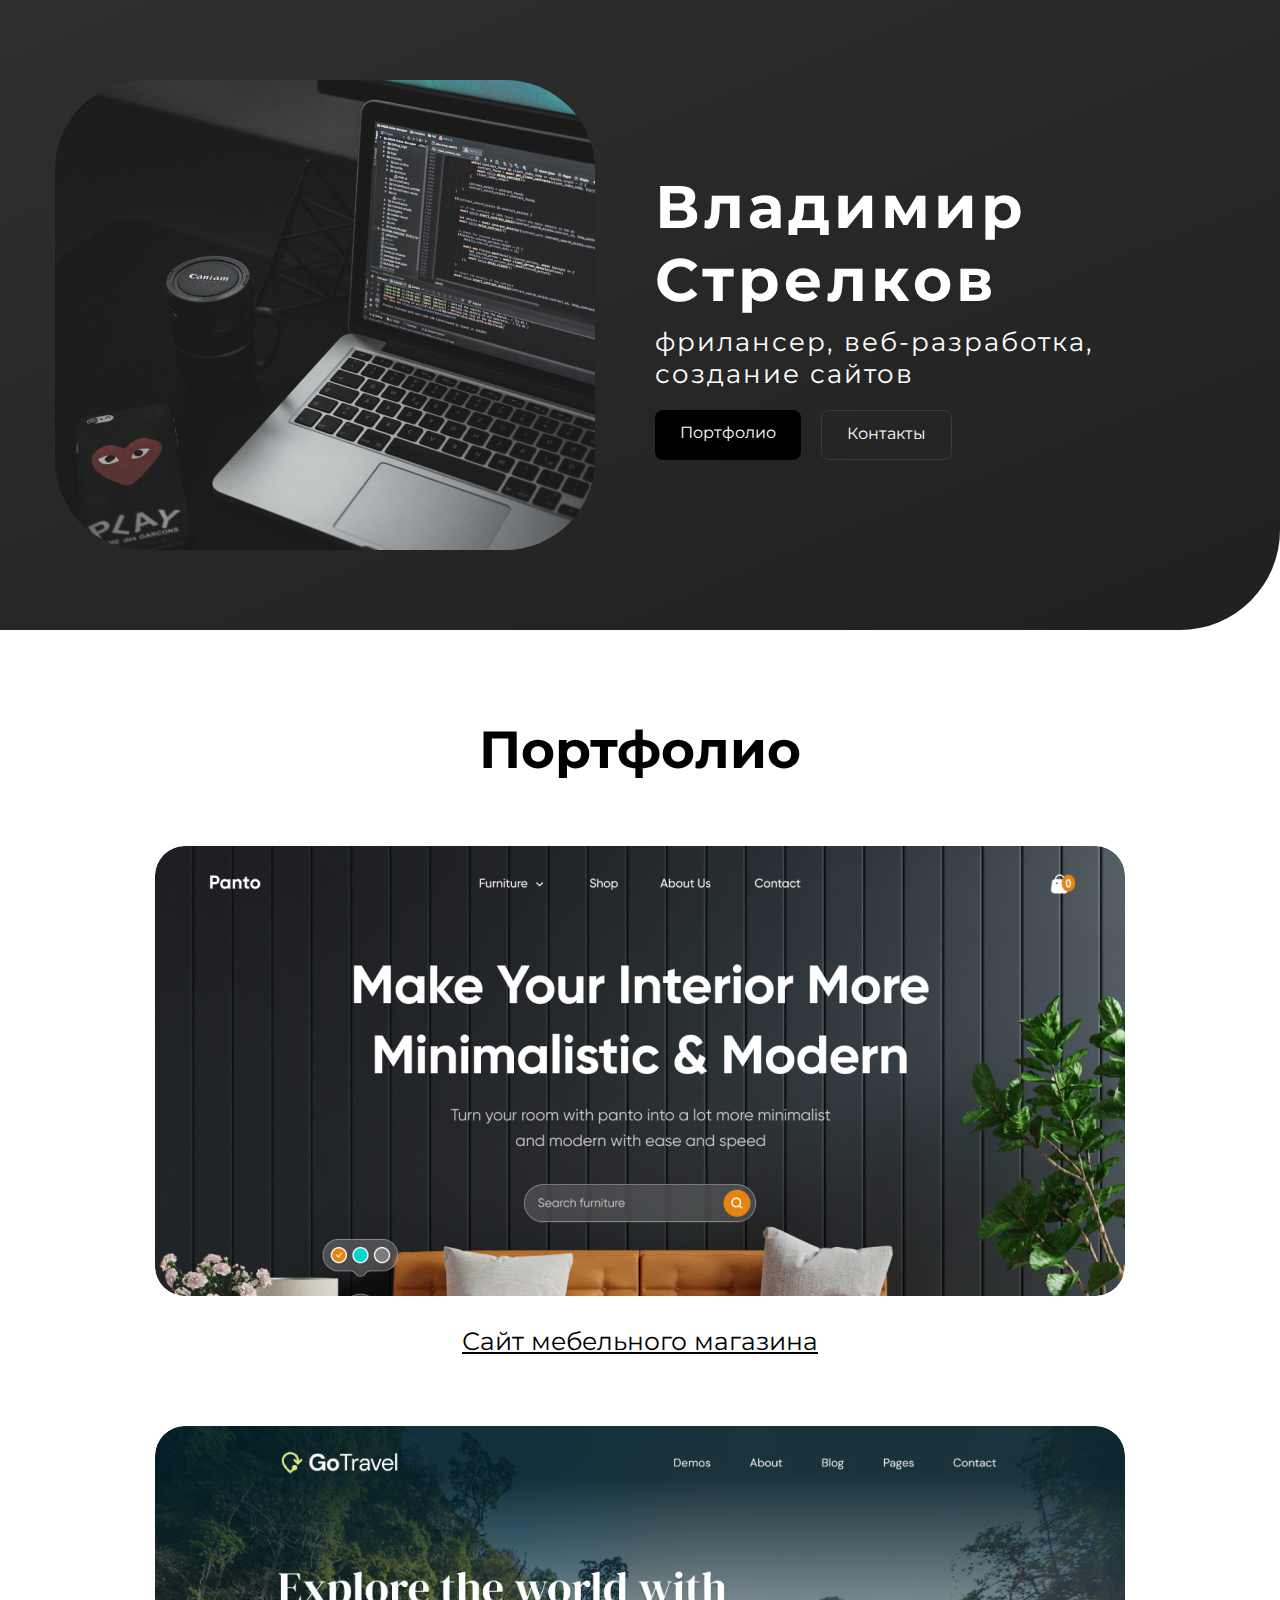
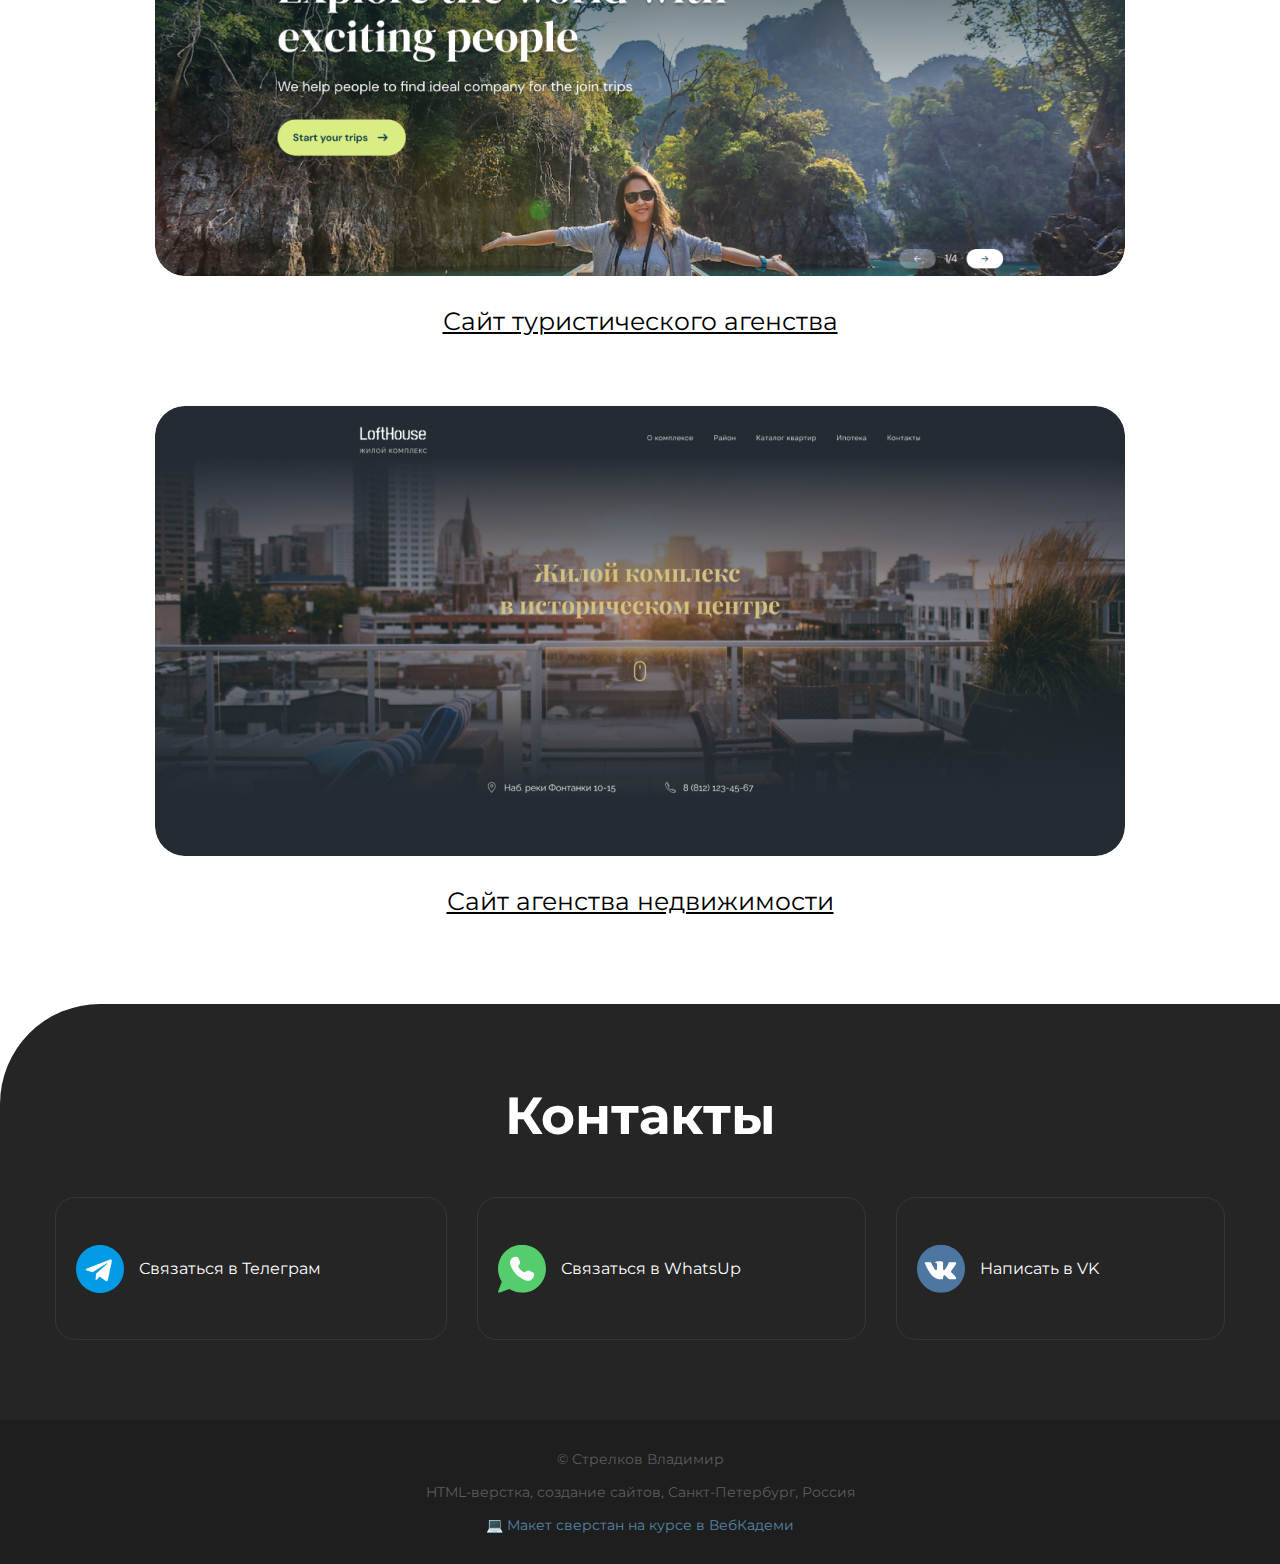
<file: index.html>
<!DOCTYPE html>
<html lang="ru">
<head>
    <meta charset="UTF-8">
    <meta name="viewport" content="width=device-width, initial-scale=1.0">
    <title>Portfolio</title>
    <link rel="stylesheet" href="./CSS/reset.css">
    <link rel="stylesheet" href="./CSS/main_1.css">
    <link rel="stylesheet" href="./CSS/media.css">
</head>
<body>
   <header class="header">
        <div class="container">
            <div class="header-row">
                <img src="img/photo.jpg" srcset="img/photo@2x.jpg 2x" alt="Рабочее место с ноутбуком" class="header-img">
                <div class="header-descr">
                    <h1 class="header-title">Владимир Стрелков</h1>
                    <p class="header-text">фрилансер, веб-разработка, <br> создание сайтов</p>
                    <div class="header-btns">
                        <a href="#" class="btn">Портфолио</a>
                        <a href="#" class="btn-outline">Контакты</a>
                    </div>
                </div>
            </div>
        </div>
   </header> 

   <main>
    <section class="portfolio">
        <div class="container">
            <h2 class="portfolio-title">
                Портфолио
            </h2>
            <div class="projects">
                <article class="project">
                    <a href="index_2.html" target="_blank">
                        <img src="img_prtf/project-01.jpg" srcset="img_prtf/project-01@2x.jpg 2x" alt="Мебельный магазин" class="project-img">
                    </a>
                        <h3 class="project-title">
                            <a href="index_2.html" target="_blank">Сайт мебельного магазина</a>
                        </h3>    
                </article>
                <article class="project">
                    <a href="#!" target="_blank">
                        <img src="img_prtf/project-02.jpg" srcset="img_prtf/project-02@2x.jpg 2x" alt="Туристическое агенство" class="project-img">
                    </a>
                        <h3 class="project-title">
                            <a href="#!" target="_blank">Сайт туристического агенства</a>
                        </h3>    
                </article>
                <article class="project">
                    <a href="#!" target="_blank">
                        <img src="img_prtf/project-03.jpg" srcset="img_prtf/project-03@2x.jpg 2x" alt="Лодки у набережной Ганга" class="project-img">
                    </a>
                        <h3 class="project-title">
                            <a href="#!" target="_blank">Сайт агенства недвижимости</a>
                        </h3>    
                </article>
            </div>
        </div>
    </section>

    <section class="contacts">
        <div class="container">
            <h2 class="contacts-title">Контакты</h2>
            <div class="messengers">
                <a href="#!" target="_blank" class="messenger">
                    <svg width="48" height="48" viewBox="0 0 48 48" fill="none" xmlns="http://www.w3.org/2000/svg">
                        <g clip-path="url(#clip0_3628_3320)">
                        <path d="M24 48C37.2548 48 48 37.2548 48 24C48 10.7452 37.2548 0 24 0C10.7452 0 0 10.7452 0 24C0 37.2548 10.7452 48 24 48Z" fill="#039BE5"/>
                        <path d="M10.9815 23.4799L34.1215 14.5579C35.1955 14.1699 36.1335 14.8199 35.7855 16.4439L35.7875 16.4419L31.8475 35.0039C31.5555 36.3199 30.7735 36.6399 29.6795 36.0199L23.6795 31.5979L20.7855 34.3859C20.4655 34.7059 20.1955 34.9759 19.5755 34.9759L20.0015 28.8699L31.1215 18.8239C31.6055 18.3979 31.0135 18.1579 30.3755 18.5819L16.6335 27.2339L10.7095 25.3859C9.42355 24.9779 9.39555 24.0999 10.9815 23.4799Z" fill="white"/>
                        </g><defs><clippath id="clip0_3628_3320"><rect width="48" height="48" fill="white"/></clippath></defs>
                    </svg>
                    Связаться в Телеграм</a>
                <a href="#!" target="_blank" class="messenger">
                    <svg width="48" height="49" viewBox="0 0 48 49" fill="none" xmlns="http://www.w3.org/2000/svg">
                        <g clip-path="url(#clip0_3628_3326)">
                        <path d="M23.9871 0.730969C10.7401 0.733782 0.00357906 11.4852 0.00638989 24.7449C0.00732684 29.3363 1.32364 33.8311 3.79905 37.6965L0.0672913 47.3881C-0.131435 47.9036 0.124914 48.4827 0.639859 48.6816C0.755009 48.7261 0.877281 48.7488 1.00068 48.7487C1.11517 48.7492 1.22882 48.7296 1.33648 48.6906L11.3306 45.1193C22.5751 52.1292 37.3677 48.6876 44.3709 37.4323C51.374 26.1769 47.9357 11.3701 36.6912 4.36033C32.8795 1.98402 28.4778 0.726561 23.9871 0.730969Z" fill="#55CD6C"/>
                        <path d="M35.4225 28.8432C35.4225 28.8432 32.974 27.6428 31.4409 26.8425C29.7059 25.9482 27.6671 27.6228 26.7077 28.5752C25.2145 28.001 23.8507 27.1344 22.6961 26.0262C21.5887 24.8707 20.723 23.5055 20.1495 22.0107C21.101 21.0484 22.77 19.0096 21.8806 17.273C21.091 15.7365 19.8818 13.2876 19.8818 13.2856C19.7121 12.9485 19.3674 12.7357 18.9903 12.7354H16.9915C14.0806 13.2386 11.9641 15.7809 11.9945 18.7376C11.9945 21.8787 15.7502 27.9129 18.2828 30.4498C20.8153 32.9867 26.8437 36.7441 29.9838 36.7441C32.9376 36.7745 35.4775 34.6559 35.9803 31.7423V29.7416C35.9806 29.3601 35.7643 29.0117 35.4225 28.8432Z" fill="#FAFAFA"/>
                        </g><defs><clippath id="clip0_3628_3326"><rect width="48" height="48.046" fill="white" transform="translate(0 0.718262)"/></clippath></defs>
                    </svg>
                    Связаться в WhatsUp
                </a>
                <a href="#!" target="_blank" class="messenger">
                    <svg width="48" height="49" viewBox="0 0 48 49" fill="none" xmlns="http://www.w3.org/2000/svg">
                        <g clip-path="url(#clip0_3628_3332)">
                        <path d="M24 48.7643C37.2548 48.7643 48 38.0088 48 24.7413C48 11.4737 37.2548 0.718262 24 0.718262C10.7452 0.718262 0 11.4737 0 24.7413C0 38.0088 10.7452 48.7643 24 48.7643Z" fill="#4D76A1"/>
                        <path fill-rule="evenodd" clip-rule="evenodd" d="M23.0933 35.2775H24.977C24.977 35.2775 25.546 35.215 25.8365 34.9015C26.1039 34.6137 26.0953 34.0733 26.0953 34.0733C26.0953 34.0733 26.0585 31.5433 27.2316 31.1707C28.388 30.8037 29.873 33.6159 31.447 34.6972C32.6372 35.5156 33.5416 35.3362 33.5416 35.3362L37.7501 35.2775C37.7501 35.2775 39.9517 35.1417 38.9078 33.4091C38.8222 33.2674 38.2998 32.1274 35.7787 29.785C33.1399 27.3333 33.4933 27.7299 36.672 23.4891C38.6079 20.9064 39.3818 19.3297 39.1401 18.6543C38.9095 18.0111 37.4857 18.1811 37.4857 18.1811L32.7471 18.2107C32.7471 18.2107 32.3959 18.1627 32.1353 18.3186C31.8808 18.4715 31.7169 18.8278 31.7169 18.8278C31.7169 18.8278 30.967 20.8263 29.9667 22.526C27.8567 26.1124 27.013 26.3017 26.6682 26.079C25.866 25.56 26.0662 23.994 26.0662 22.8814C26.0662 19.4059 26.5929 17.9568 25.0408 17.5816C24.5257 17.457 24.1466 17.3748 22.8293 17.3615C21.1386 17.344 19.7075 17.3667 18.8972 17.7641C18.3582 18.0283 17.9423 18.6171 18.1956 18.6509C18.5088 18.6929 19.2181 18.8423 19.5941 19.3549C20.0797 20.0161 20.0626 21.5012 20.0626 21.5012C20.0626 21.5012 20.3416 25.5926 19.411 26.1009C18.7723 26.4495 17.8961 25.7377 16.015 22.484C15.0511 20.8173 14.3234 18.9751 14.3234 18.9751C14.3234 18.9751 14.183 18.6308 13.9328 18.4467C13.629 18.2235 13.2046 18.1525 13.2046 18.1525L8.70178 18.182C8.70178 18.182 8.02582 18.2008 7.77768 18.495C7.55693 18.7567 7.76014 19.298 7.76014 19.298C7.76014 19.298 11.2854 27.5535 15.277 31.7137C18.937 35.528 23.0933 35.2775 23.0933 35.2775Z" fill="white"/>
                        </g><defs><clippath id="clip0_3628_3332"><rect width="48" height="48.046" fill="white" transform="translate(0 0.718262)"/></clippath></defs>
                    </svg>
                    Написать в VK
                </a>
            </div>
        </div>
    </section>
    </main>

    <footer class="footer">
        <div class="container">
           <div class="footer-inner">
            <p>&copy;&nbsp;Стрелков Владимир</p>
            <p>HTML-верстка, создание сайтов, Санкт-Петербург, Россия</p>
            <p>
                <a href="#!" target="_blank">💻 Макет сверстан на&nbsp;курсе в&nbsp;ВебКадеми</a>
            </p>
           </div> 
        </div>
    </footer>
</body>
</html>
</file>
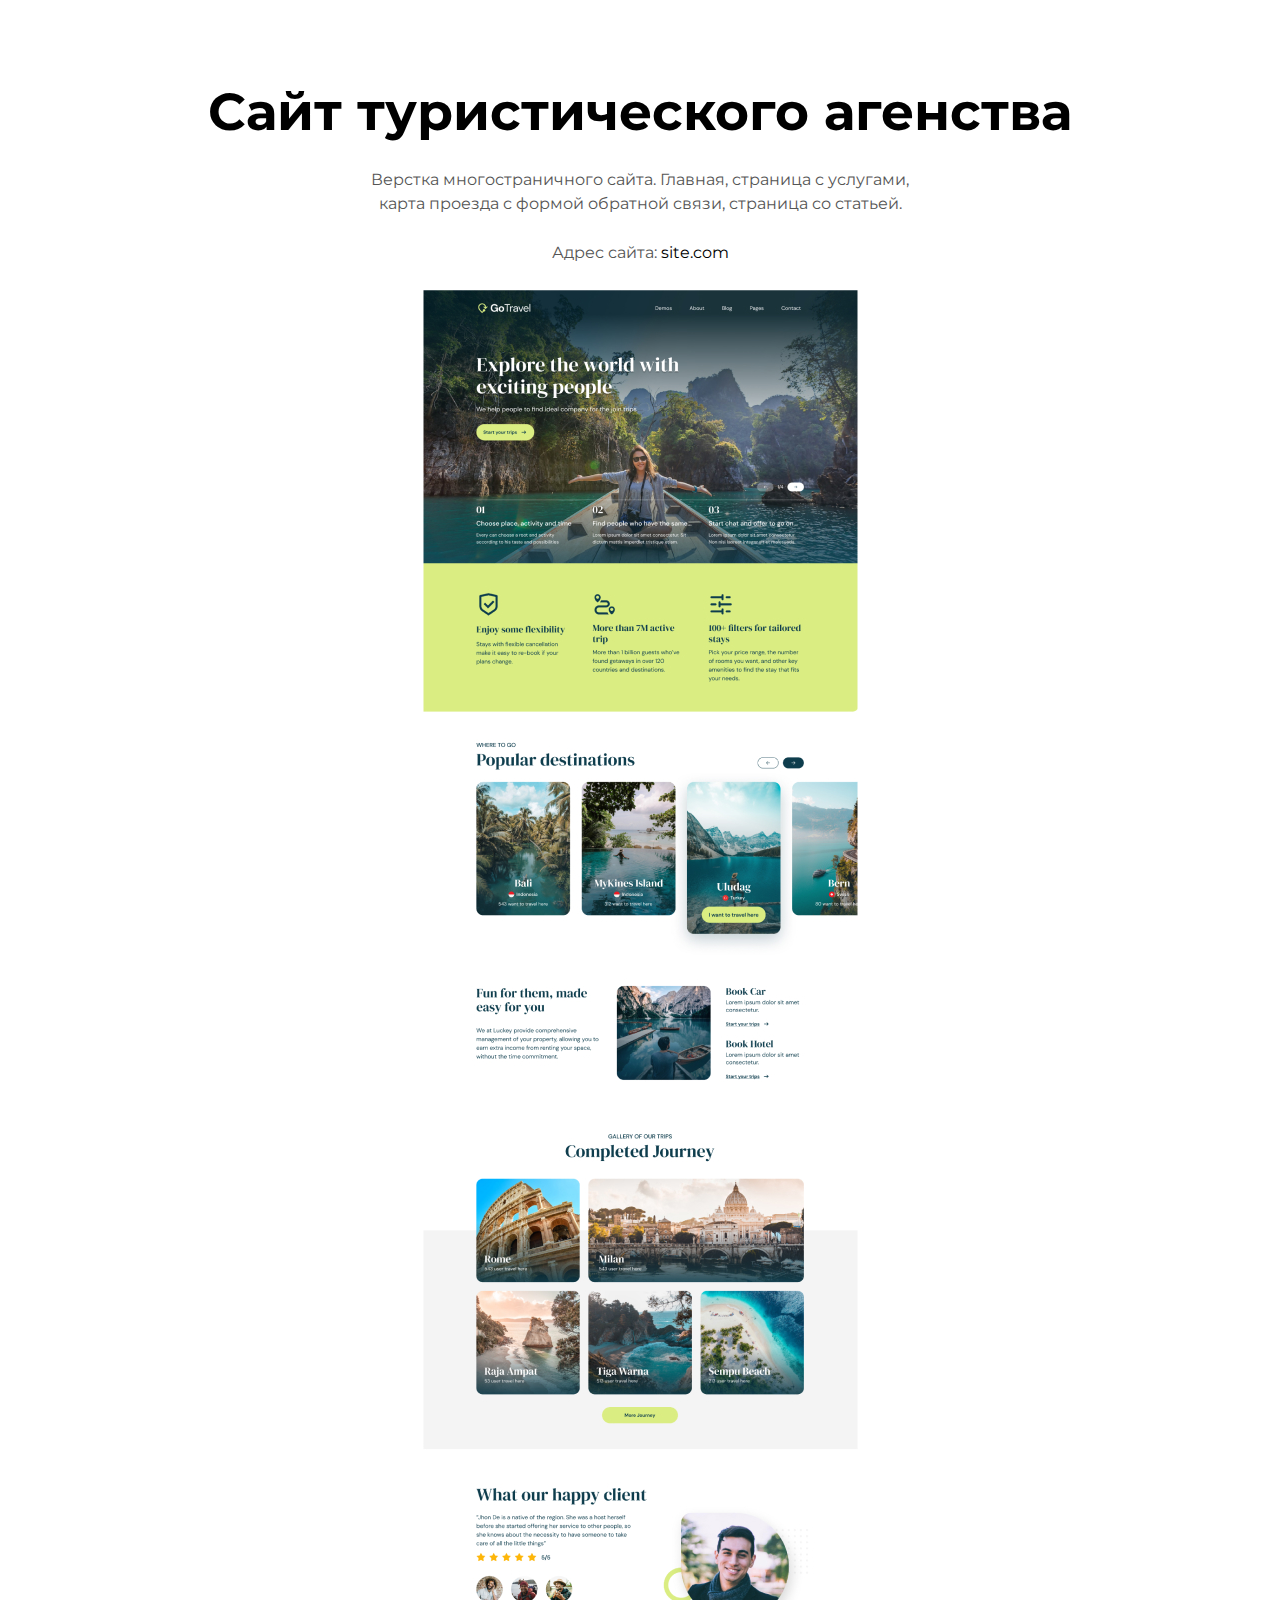
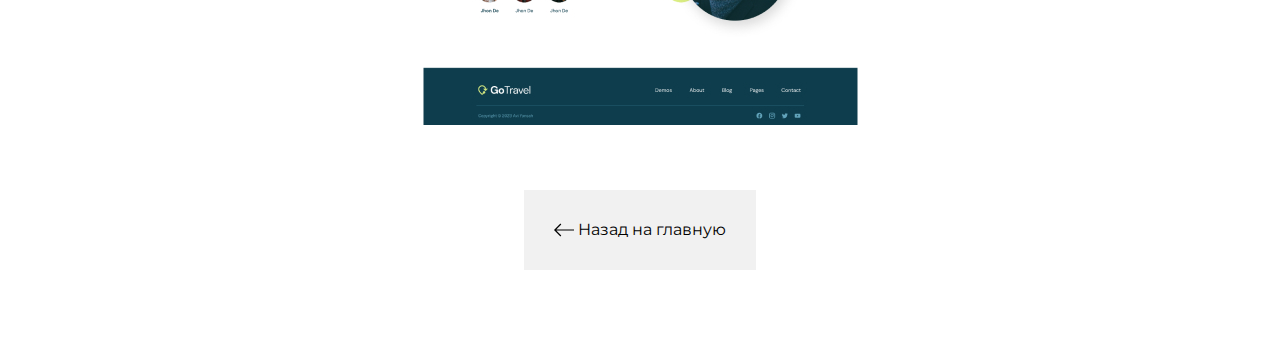
<file: gotravel.html>
<!DOCTYPE html>
<html lang="en">
<head>
    <meta charset="UTF-8">
    <meta name="viewport" content="width=device-width, initial-scale=1.0">
    <title>Сайт туристического агенства</title>
    <link rel="stylesheet" href="./CSS/reset.css">
    <link rel="stylesheet" href="./CSS/main_1.css">
</head>
<body>
    <article class="inner-page">
        <div class="container">
            <div class="inner-page-details">
                    <h1 class="inner-page-title">
                        Сайт туристического агенства
                    </h1>
                    
                    <div class="inner-page-text">
                        <p>
                            Верстка многостраничного сайта. Главная, страница с&nbsp;услугами, карта проезда с&nbsp;формой обратной связи, страница со&nbsp;статьей.
                        </p>
                        <p>
                            Адрес сайта: <a href="#!" class="inner-page-link" target="_blank">site.com</a>
                        </p>
                    </div>

                    <img class="inner-page-image" src="./img/project-go-travel.jpg" srcset="./img/project-go-travel@2x.jpg 2x" alt="Сайт туристического агенства">

                    <a href="index.html" class="inner-page-backlink">
                       <img src="img_svg/arrow-left.svg" alt="Стрелка влево">
                        Назад на главную
                    </a>
            </div>
        </div>
    </article>
</body>
</html>
</file>
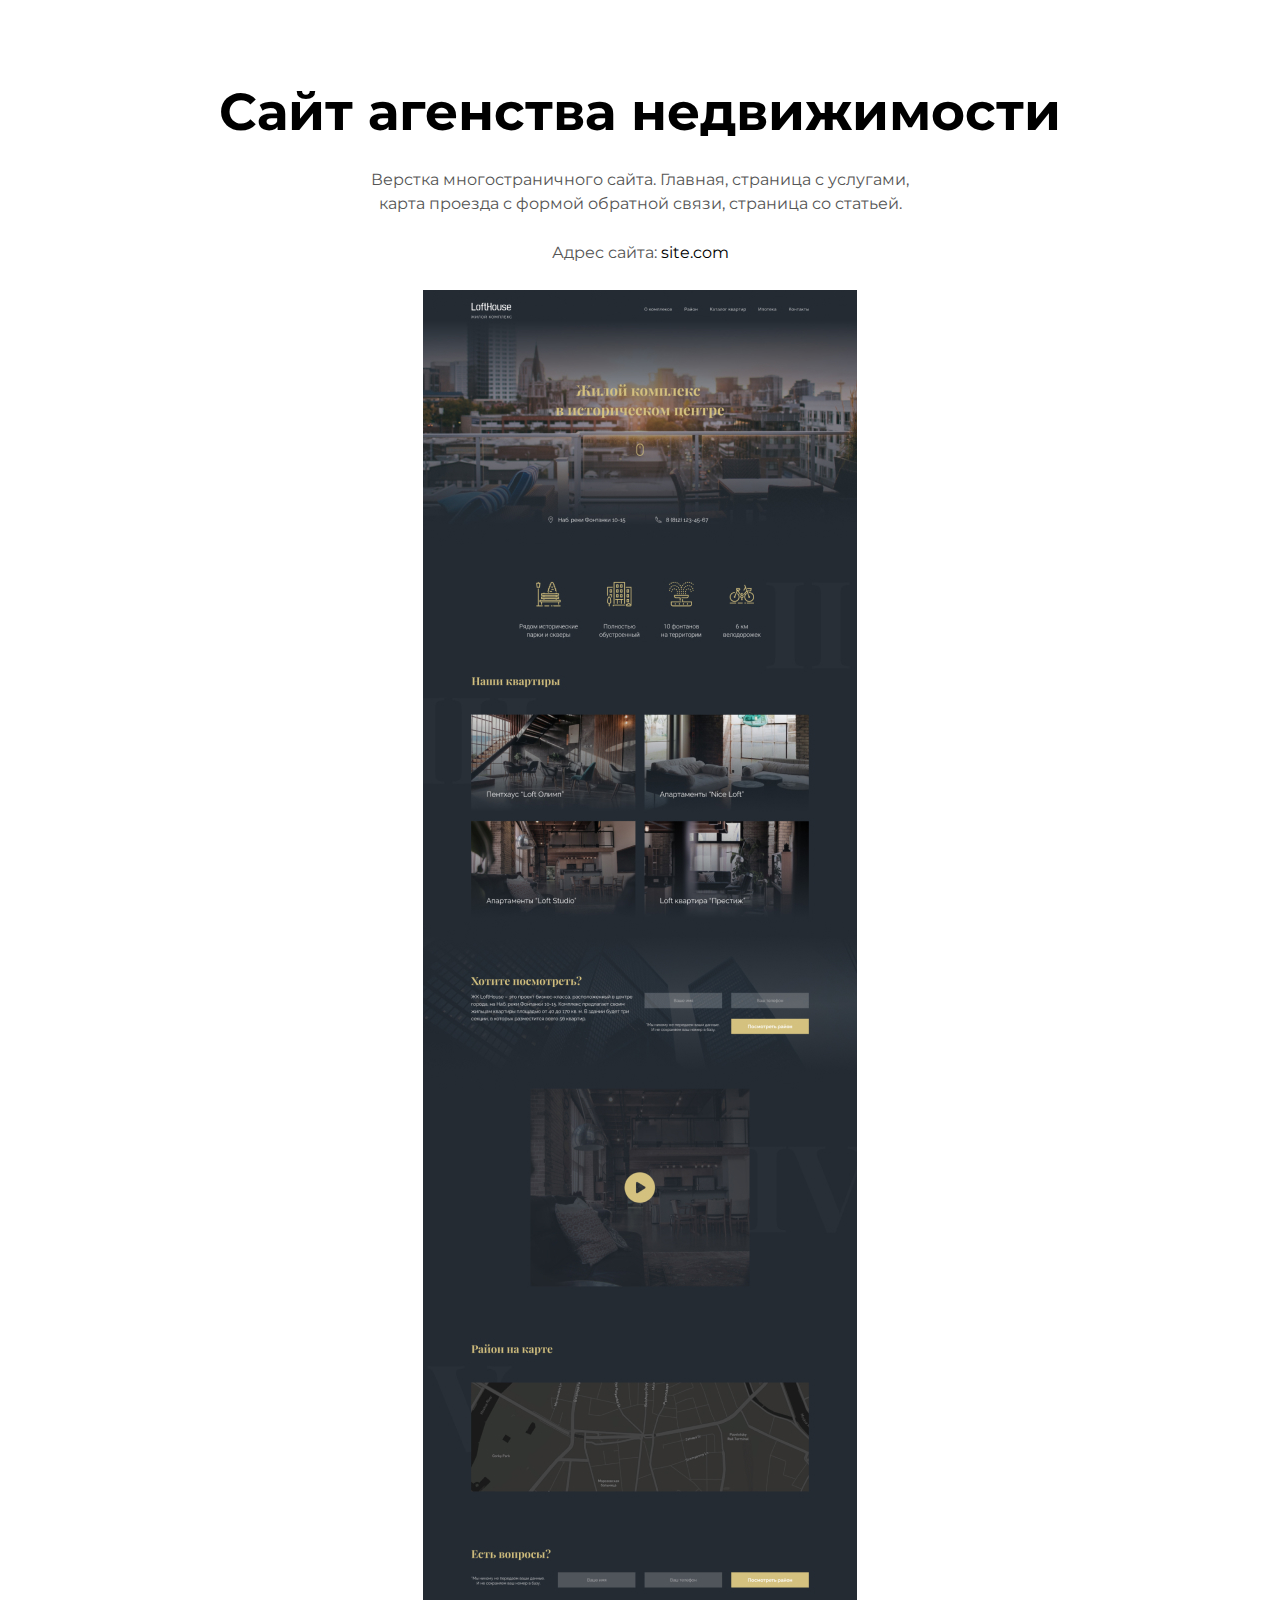
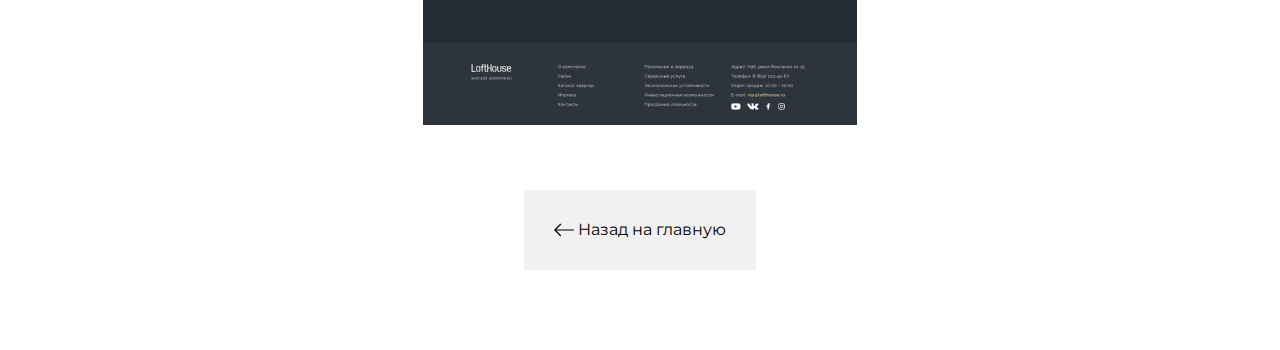
<file: lofthouse.html>
<!DOCTYPE html>
<html lang="en">
<head>
    <meta charset="UTF-8">
    <meta name="viewport" content="width=device-width, initial-scale=1.0">
    <title>Сайт агенства недвижимости</title>
    <link rel="stylesheet" href="./CSS/reset.css">
    <link rel="stylesheet" href="./CSS/main_1.css">
</head>
<body>
    <article class="inner-page">
        <div class="container">
            <div class="inner-page-details">
                    <h1 class="inner-page-title">
                        Сайт агенства недвижимости
                    </h1>
                    
                    <div class="inner-page-text">
                        <p>
                            Верстка многостраничного сайта. Главная, страница с&nbsp;услугами, карта проезда с&nbsp;формой обратной связи, страница со&nbsp;статьей.
                        </p>
                        <p>
                            Адрес сайта: <a href="#!" class="inner-page-link" target="_blank">site.com</a>
                        </p>
                    </div>

                    <img class="inner-page-image" src="./img/project-lofthouse.jpg" srcset="./img/project-lofthouse@2x.jpg 2x" alt="Сайт агенства недвижимости">

                    <a href="index.html" class="inner-page-backlink">
                       <img src="img_svg/arrow-left.svg" alt="Стрелка влево">
                        Назад на главную
                    </a>
            </div>
        </div>
    </article>
</body>
</html>
</file>
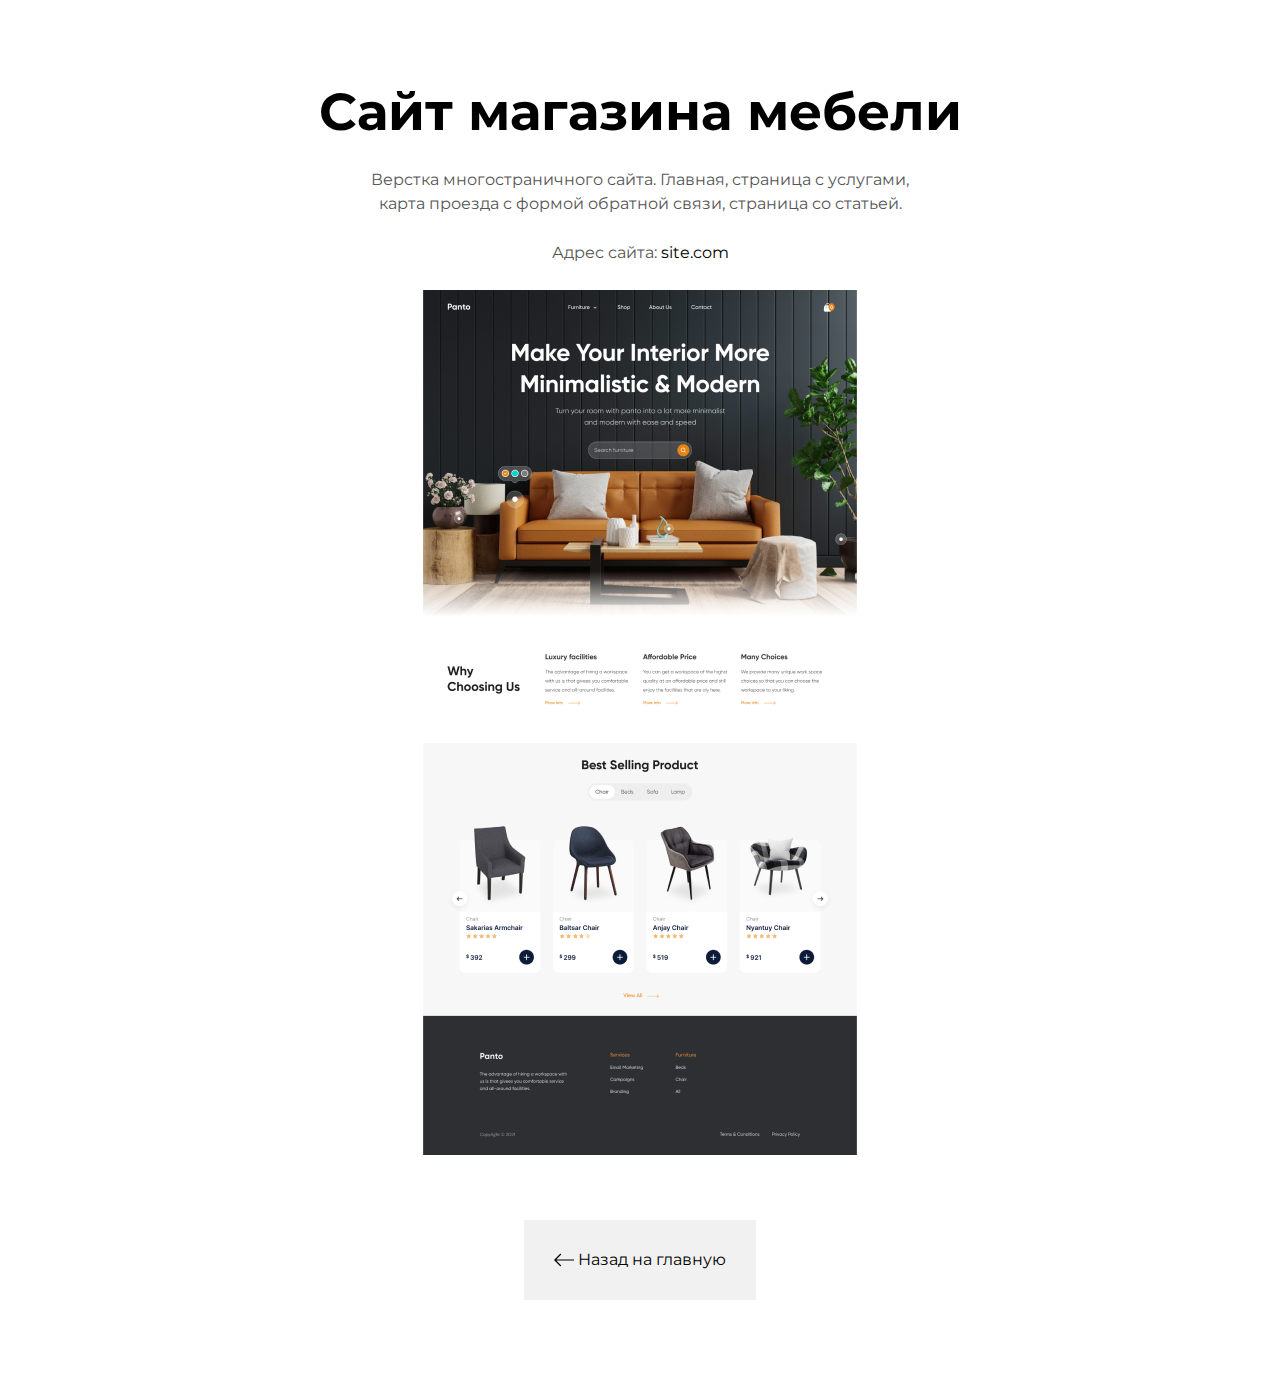
<file: panto.html>
<!DOCTYPE html>
<html lang="en">
<head>
    <meta charset="UTF-8">
    <meta name="viewport" content="width=device-width, initial-scale=1.0">
    <title>Сайт магазина мебели</title>
    <link rel="stylesheet" href="./CSS/reset.css">
    <link rel="stylesheet" href="./CSS/main_1.css">
</head>
<body>
    <article class="inner-page">
        <div class="container">
            <div class="inner-page-details">
                    <h1 class="inner-page-title">
                        Сайт магазина мебели
                    </h1>
                    
                    <div class="inner-page-text">
                        <p>
                            Верстка многостраничного сайта. Главная, страница с&nbsp;услугами, карта проезда с&nbsp;формой обратной связи, страница со&nbsp;статьей.
                        </p>
                        <p>
                            Адрес сайта: <a href="#!" class="inner-page-link" target="_blank">site.com</a>
                        </p>
                    </div>

                    <img class="inner-page-image" src="./img/project-panto-full.jpg" srcset="./img/project-panto-full@2x.jpg 2x" alt="Сайт мебельного магазина">

                    <a href="index_1.html" class="inner-page-backlink">
                       <img src="img_svg/arrow-left.svg" alt="Стрелка влево">
                        Назад на главную
                    </a>
            </div>
        </div>
    </article>
</body>
</html>
</file>
<file: CSS/main_1.css>
@import url('https://fonts.googleapis.com/css2?family=Montserrat:ital,wght@0,100..900;1,100..900&display=swap');

/* Global */
body {
    font-family: "Montserrat", sans-serif;
    font-optical-sizing: auto;
    font-weight: 400;
    font-style: normal;
}

.container  {
    margin: 0 auto;
    padding: 0 15px;
    max-width: 1200px;
}


/* Header */
.header {
    padding-top: 80px;
    padding-bottom: 80px;
    border-bottom-right-radius: 100px;
    background: #252525 linear-gradient(158deg, #2f2f2f 0%, #202020 100%);
    color: #fff;
}

.header-img {
    border-radius: 90px;
}

.header-row {
    display: flex;
    align-items: center;
    column-gap: 60px;
}

.header-title {
    margin-bottom: 10px;
    font-weight: 700;
    font-size: 60px;
    letter-spacing: 4px;
}

.header-text {
    margin-bottom: 20px;
    font-size: 26px;
    font-weight: 400;
    letter-spacing: 2px;
}

.header-btns {
    display: flex;
    column-gap: 20px;
}

.btn {
    height: 50px;
    padding-top: 15px;
    padding-left: 25px;
    padding-right: 25px;
    background-color: black;
    border-radius: 8px;
    color: #fff;
    line-height: 1;
    transition: all 0.3s ease-in-out;
}

.btn:hover {
    background-color: #1782cf;
    color: black;
}

.btn-outline {
    height: 50px;
    padding-top: 15px;
    padding-left: 25px;
    padding-right: 25px;
    border-radius: 8px;
    color: #fff;
    line-height: 1;
    border: 1px solid #3B3B3B;
    transition: all 0.3s ease-in-out;
}

.btn-outline:hover {
    border-color: #1782cf;
    color: #1782cf;
}

/* Portfolio */
.portfolio {
    padding: 88px 0;
}

.portfolio-title {
    margin-bottom: 65px;
    font-size: 52px;
    font-weight: 700;
    text-align: center;
}

.projects {
    display: flex;
    flex-direction: column;
    row-gap: 70px;
    align-items: center;
}

.project {
    text-align: center;
}

.project-img {
    margin-bottom: 30px;
    border-radius: 30px;
    transition: all 0.3s ease-in-out;
}

.project-img:hover {
    opacity: 0.8;
}

.project-title {
    font-size: 25px;
}

.project-title a {
    color: black;
    text-decoration: underline;
    transition: all 0.3s ease-out;
}

.project-title a:hover {
    color: #1782cf;
}

/* Contacts */
.contacts {
    padding: 80px 0;
    background-color: #252525;
    color: #fff;
    border-top-left-radius: 100px;
}

.contacts-title {
    margin-bottom: 50px;
    text-align: center;
    font-size: 52px;
    font-weight: 700;
}

.messengers {
    display: flex;
    column-gap: 30px;
    row-gap: 30px;
    text-decoration: none;
    flex-wrap: wrap;
}

.messenger {
    padding: 46px 20px;
    border-radius: 20px;
    border: 1px solid #363636;
    color: #fff;
    flex-grow: 1;
    display: flex;
    column-gap: 15px;
    align-items: center;
    transition: all 0.3s ease-in;
}

.messenger:hover {
    background-color: #1e1e1e;
}

/* Footer */
.footer {
    padding: 30px 0;
    background-color: #1E1E1E;
    color: #5d5d5d;
}

.footer a {
    color: #5886a8;
}

.footer-inner {
    font-size: 14px;
    text-align: center;
}

.footer-inner p + p {
    margin-top: 15px;
}

/* Inner page */
.inner-page {
    padding: 80px 0 40px;
}

.inner-page-details {
    display: flex;
    flex-direction: column;
    row-gap: 25px;
    align-items: center;
    margin-bottom: 40px;
    text-align: center;
}

.inner-page-title {
    font-size: 52px;
    font-weight: 700;
}

.inner-page-text {
    max-width: 570px;
    display: flex;
    flex-direction: column;
    row-gap: 25px;
    color: #555;
    line-height: 1.5;
}

.inner-page-link {
    color: black;
}

.inner-page-image {
    display: block;
    margin: 0 auto;
    margin-bottom: 40px;
}

.inner-page-backlink {
    max-width: 770px;
    background-color: #f1f1f1;
    padding: 30px;
    color: #000;
    transition: all 0.3s ease-in-out;
}

.inner-page-backlink:hover {
    background-color: #dedede;
}
</file>
<file: CSS/media.css>
@media (max-width: 1080px) {
   .header-row {
    column-gap: 60px;
   }

    .header-title {
        font-size: 50px;
    }

    .header-text {
        font-size: 20px;
    }

    .portfolio-title {
        font-size: 42px;
    }

    .contacts-title {
        font-size: 42px;
    }

    .inner-page-title {
        font-size: 42px;
    }
}

@media (max-width: 780px) {
    .header {
        padding-top: 20px;
        padding-bottom: 40px;
        border-bottom-right-radius: 60px;
    }

    .header-row {
        display: flex;
        align-items: flex-start;
        column-gap: 60px;
        row-gap: 20px;
        flex-direction: column;
    }

    .header-img {
        max-width: 100%;
        width: auto;
    }

    .header-title {
        font-size: 32px;
    }

    .header-text {
        font-size: 18px;  
    }

    .btn,
    .btn-outline {
        height: 42px;
        padding: 12px 15px 0;
    }

    /* Portfolio */
    .portfolio {
        padding: 40px 0;
    }

    .portfolio-title {
        margin-bottom: 30px;
        font-size: 28px;
    }

    .projects {
        row-gap: 30px;
    }

    .project-img {
        margin-bottom: 20px;
        border-radius: 14px;
        transition: all 0.3s ease-in-out;
    }

    .project-title {
        font-size: 16px;
    }

    /* Contacts */
    .contacts {
        padding: 40px 0;
        border-top-left-radius: 60px;
    }

    .contacts-title {
        margin-bottom: 30px;
        font-size: 28px;
    }

    .messengers {
        gap: 20px;
    }

    .messenger {
        padding: 32px 20px;
        border-radius: 15px;
    }

    /* Footer */
    .footer-inner {
        font-size: 10px;
    }
}
</file>
